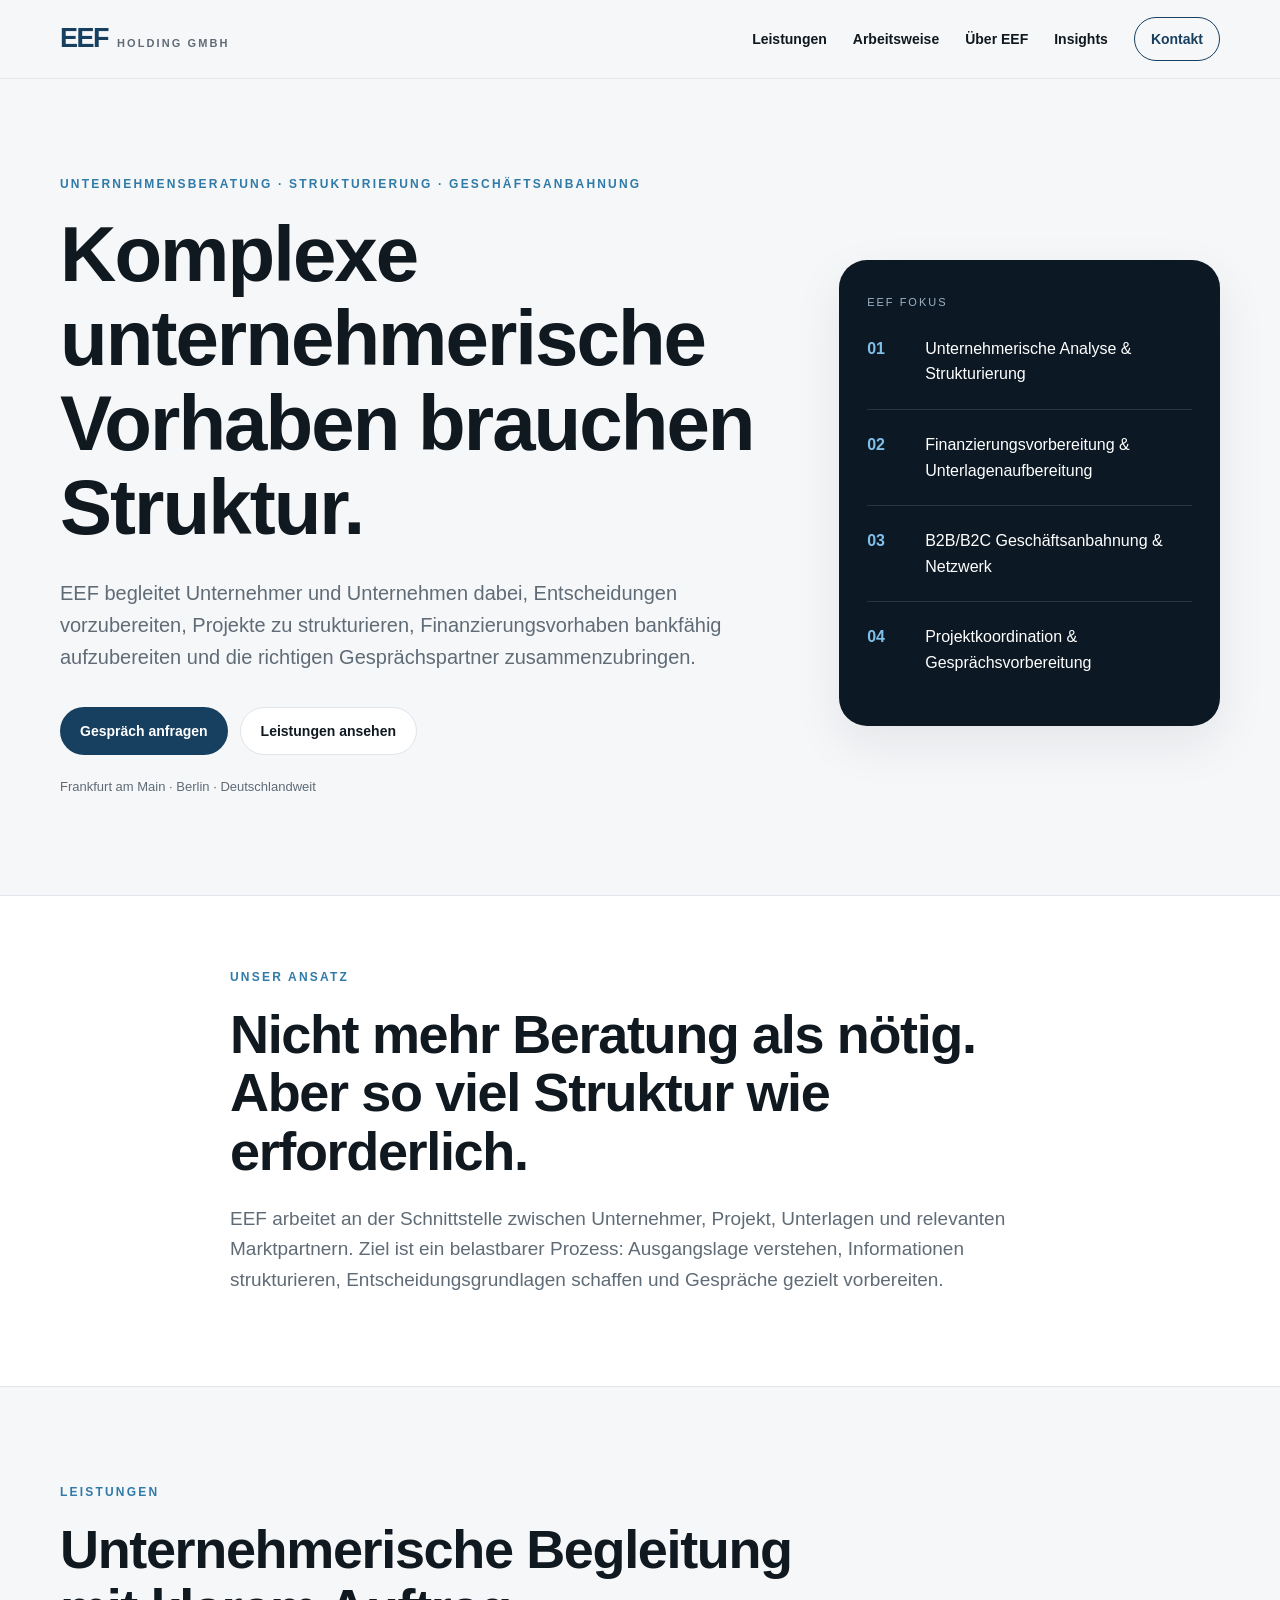
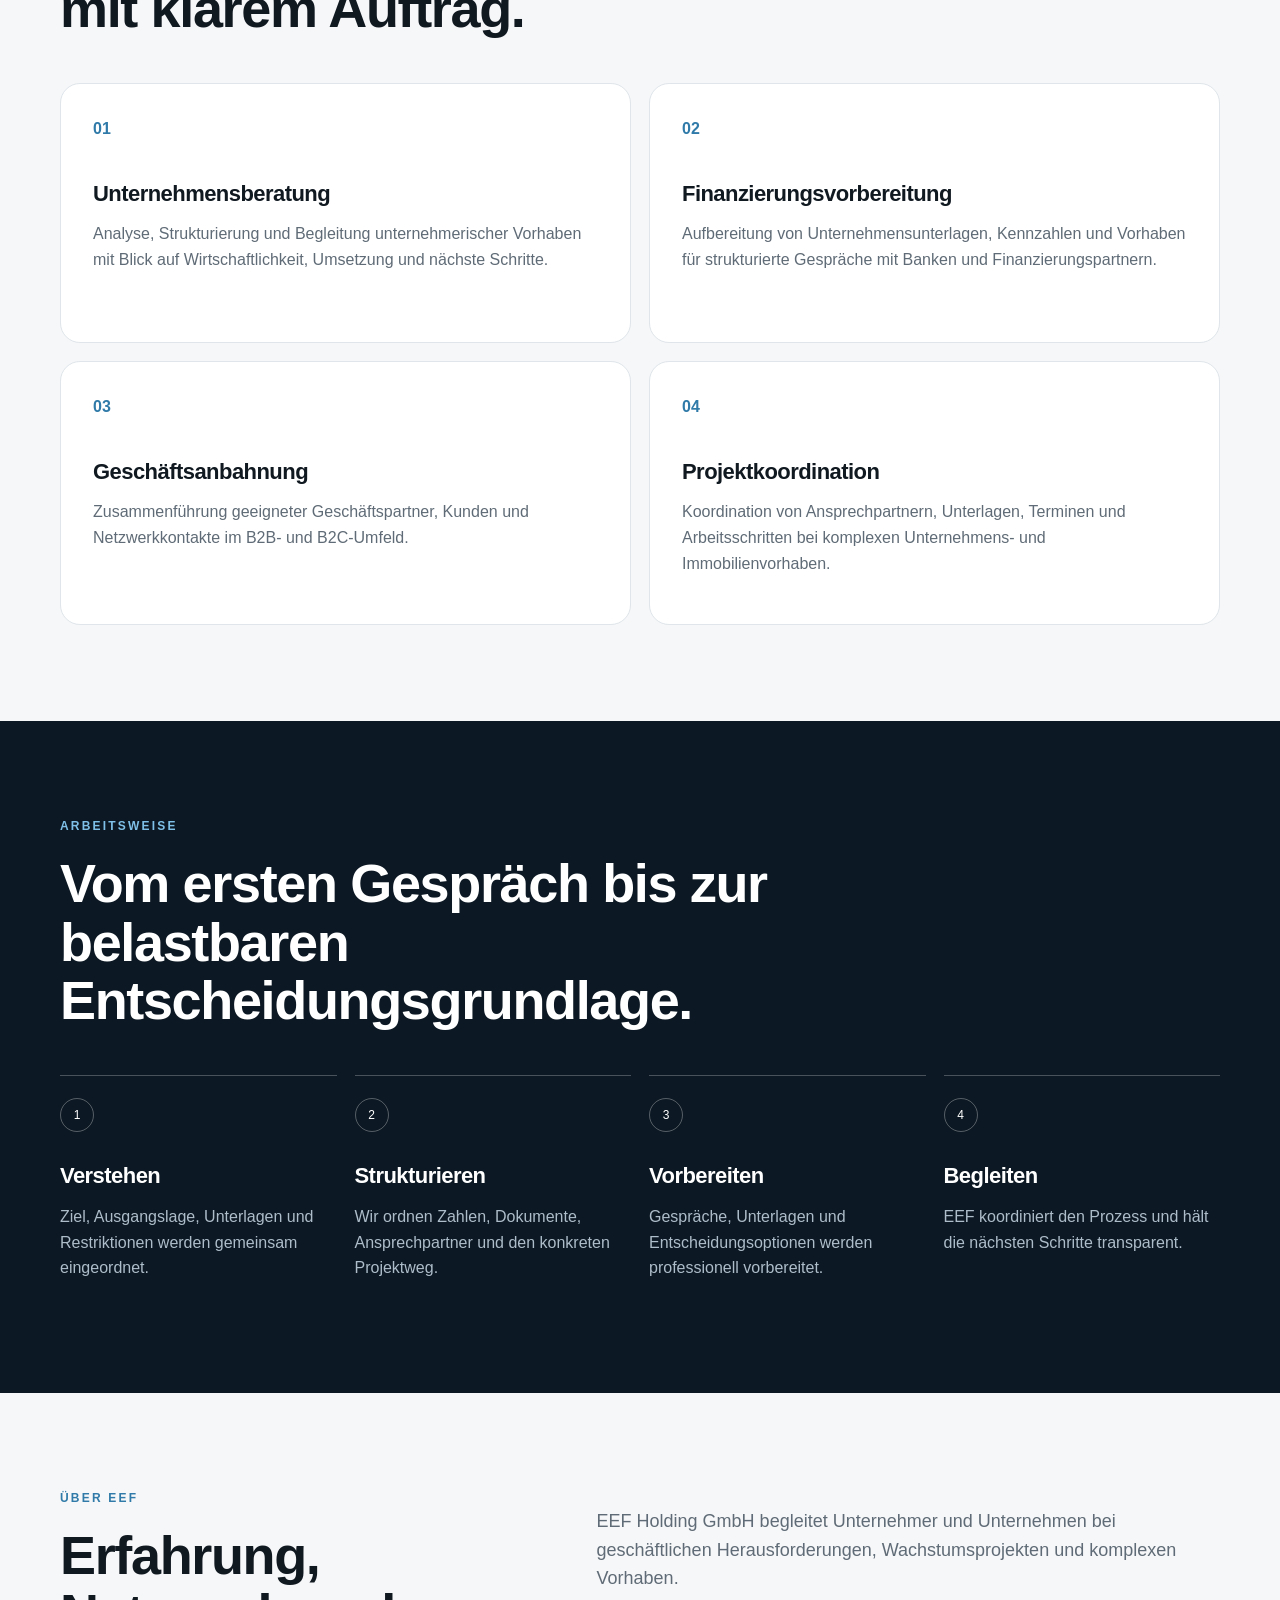
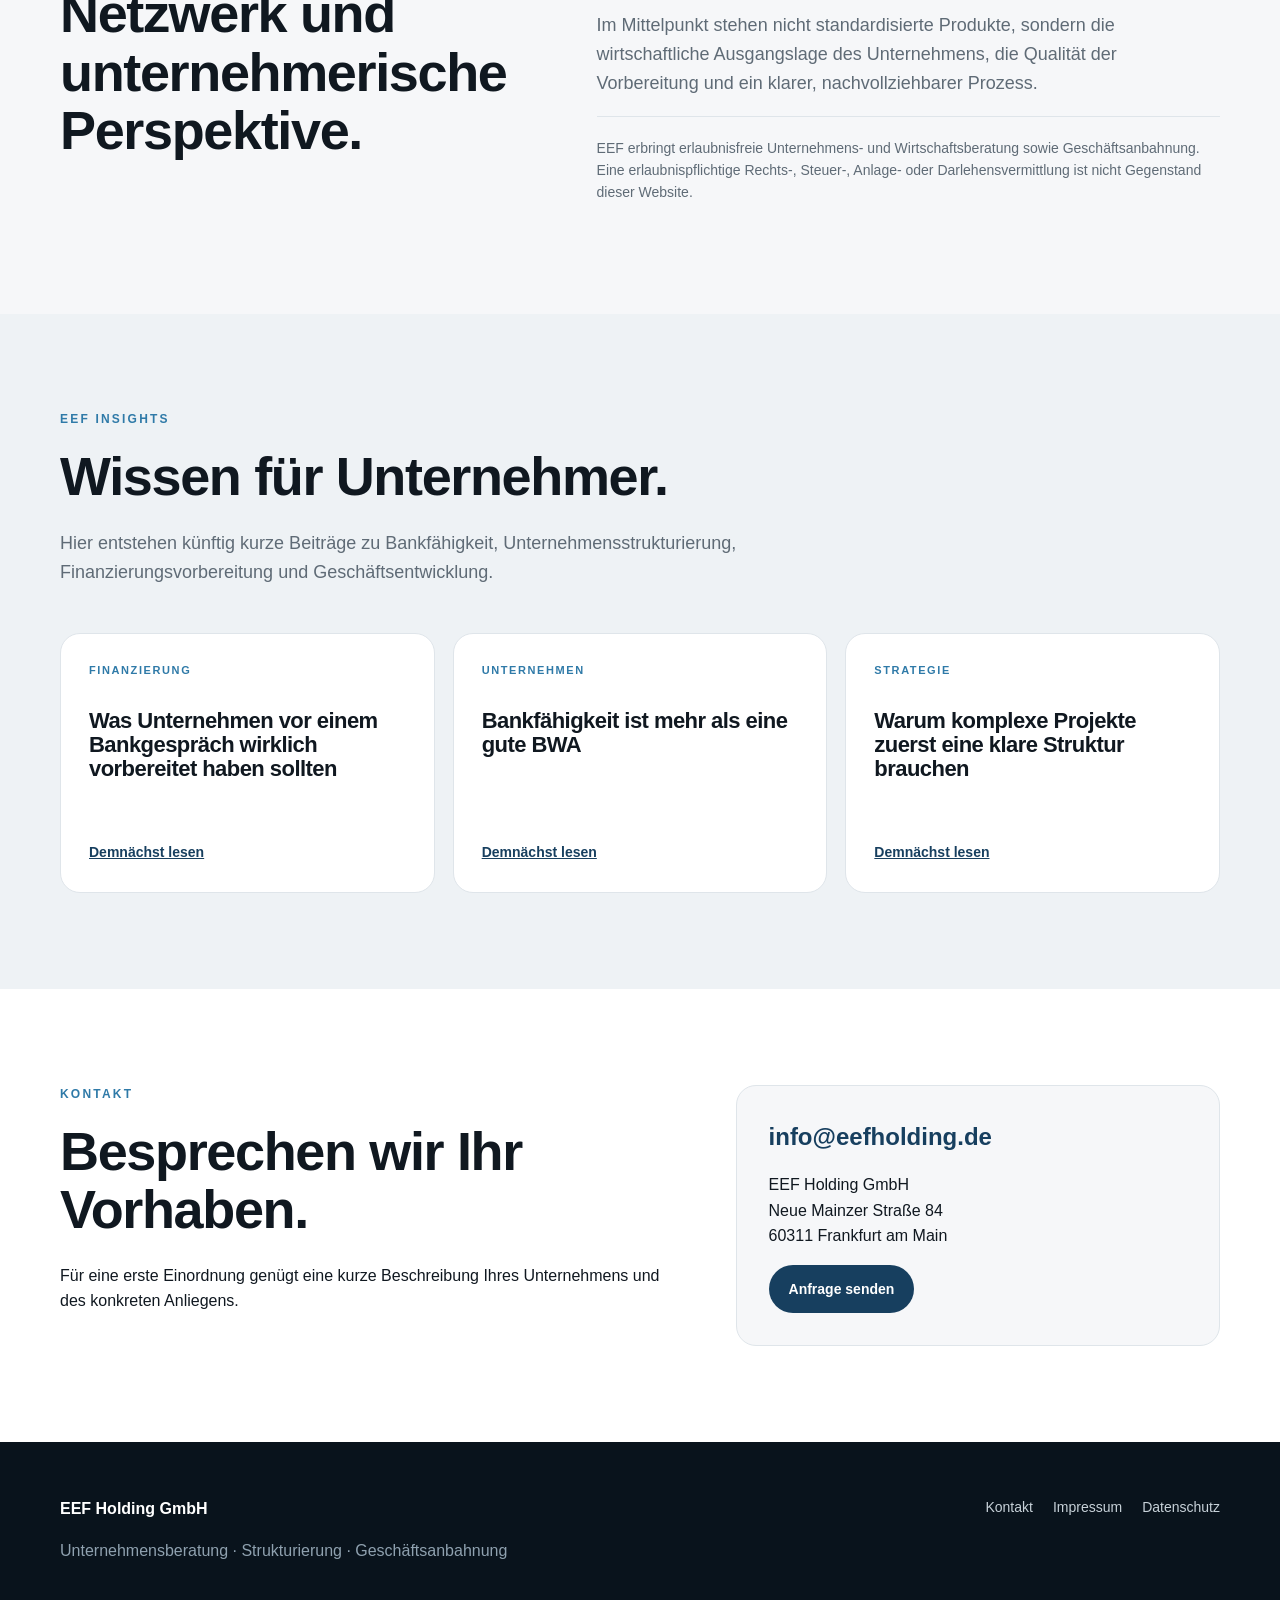
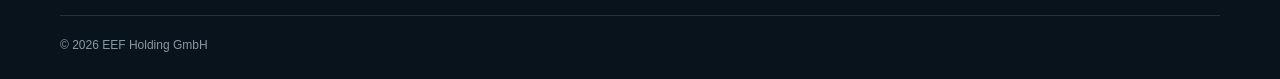
<file: website/prototype/index.html>
<!doctype html>
<html lang="de">
<head>
  <meta charset="utf-8">
  <meta name="viewport" content="width=device-width, initial-scale=1">
  <title>EEF Holding GmbH | Unternehmensberatung & Geschäftsanbahnung</title>
  <meta name="description" content="EEF Holding GmbH begleitet Unternehmer und Unternehmen bei Strukturierung, Finanzierungsvorbereitung, Geschäftsanbahnung und komplexen Vorhaben.">
  <link rel="stylesheet" href="./styles.css">
</head>
<body>
  <a class="skip-link" href="#main">Zum Inhalt</a>

  <header class="site-header">
    <div class="container nav-wrap">
      <a class="brand" href="#top" aria-label="EEF Holding Startseite">
        <span class="brand-mark">EEF</span>
        <span class="brand-text">HOLDING GMBH</span>
      </a>
      <button class="menu-toggle" aria-expanded="false" aria-controls="site-nav">Menü</button>
      <nav id="site-nav" class="site-nav" aria-label="Hauptnavigation">
        <a href="#leistungen">Leistungen</a>
        <a href="#arbeitsweise">Arbeitsweise</a>
        <a href="#unternehmen">Über EEF</a>
        <a href="#insights">Insights</a>
        <a class="nav-cta" href="#kontakt">Kontakt</a>
      </nav>
    </div>
  </header>

  <main id="main">
    <section id="top" class="hero">
      <div class="container hero-grid">
        <div class="hero-copy">
          <p class="eyebrow">Unternehmensberatung · Strukturierung · Geschäftsanbahnung</p>
          <h1>Komplexe unternehmerische Vorhaben brauchen Struktur.</h1>
          <p class="hero-lead">
            EEF begleitet Unternehmer und Unternehmen dabei, Entscheidungen vorzubereiten,
            Projekte zu strukturieren, Finanzierungsvorhaben bankfähig aufzubereiten und
            die richtigen Gesprächspartner zusammenzubringen.
          </p>
          <div class="hero-actions">
            <a class="button primary" href="#kontakt">Gespräch anfragen</a>
            <a class="button secondary" href="#leistungen">Leistungen ansehen</a>
          </div>
          <p class="hero-note">Frankfurt am Main · Berlin · Deutschlandweit</p>
        </div>

        <aside class="hero-panel" aria-label="EEF Leistungsfokus">
          <span class="panel-label">EEF Fokus</span>
          <div class="panel-item"><strong>01</strong><span>Unternehmerische Analyse & Strukturierung</span></div>
          <div class="panel-item"><strong>02</strong><span>Finanzierungsvorbereitung & Unterlagenaufbereitung</span></div>
          <div class="panel-item"><strong>03</strong><span>B2B/B2C Geschäftsanbahnung & Netzwerk</span></div>
          <div class="panel-item"><strong>04</strong><span>Projektkoordination & Gesprächsvorbereitung</span></div>
        </aside>
      </div>
    </section>

    <section class="statement">
      <div class="container narrow">
        <p class="eyebrow">Unser Ansatz</p>
        <h2>Nicht mehr Beratung als nötig. Aber so viel Struktur wie erforderlich.</h2>
        <p>
          EEF arbeitet an der Schnittstelle zwischen Unternehmer, Projekt, Unterlagen und
          relevanten Marktpartnern. Ziel ist ein belastbarer Prozess: Ausgangslage verstehen,
          Informationen strukturieren, Entscheidungsgrundlagen schaffen und Gespräche gezielt vorbereiten.
        </p>
      </div>
    </section>

    <section id="leistungen" class="section">
      <div class="container">
        <div class="section-head">
          <p class="eyebrow">Leistungen</p>
          <h2>Unternehmerische Begleitung mit klarem Auftrag.</h2>
        </div>

        <div class="cards">
          <article class="card">
            <span class="card-number">01</span>
            <h3>Unternehmensberatung</h3>
            <p>Analyse, Strukturierung und Begleitung unternehmerischer Vorhaben mit Blick auf Wirtschaftlichkeit, Umsetzung und nächste Schritte.</p>
          </article>
          <article class="card">
            <span class="card-number">02</span>
            <h3>Finanzierungsvorbereitung</h3>
            <p>Aufbereitung von Unternehmensunterlagen, Kennzahlen und Vorhaben für strukturierte Gespräche mit Banken und Finanzierungspartnern.</p>
          </article>
          <article class="card">
            <span class="card-number">03</span>
            <h3>Geschäftsanbahnung</h3>
            <p>Zusammenführung geeigneter Geschäftspartner, Kunden und Netzwerkkontakte im B2B- und B2C-Umfeld.</p>
          </article>
          <article class="card">
            <span class="card-number">04</span>
            <h3>Projektkoordination</h3>
            <p>Koordination von Ansprechpartnern, Unterlagen, Terminen und Arbeitsschritten bei komplexen Unternehmens- und Immobilienvorhaben.</p>
          </article>
        </div>
      </div>
    </section>

    <section id="arbeitsweise" class="section section-dark">
      <div class="container">
        <div class="section-head light">
          <p class="eyebrow">Arbeitsweise</p>
          <h2>Vom ersten Gespräch bis zur belastbaren Entscheidungsgrundlage.</h2>
        </div>
        <div class="process">
          <div class="process-step"><span>1</span><div><h3>Verstehen</h3><p>Ziel, Ausgangslage, Unterlagen und Restriktionen werden gemeinsam eingeordnet.</p></div></div>
          <div class="process-step"><span>2</span><div><h3>Strukturieren</h3><p>Wir ordnen Zahlen, Dokumente, Ansprechpartner und den konkreten Projektweg.</p></div></div>
          <div class="process-step"><span>3</span><div><h3>Vorbereiten</h3><p>Gespräche, Unterlagen und Entscheidungsoptionen werden professionell vorbereitet.</p></div></div>
          <div class="process-step"><span>4</span><div><h3>Begleiten</h3><p>EEF koordiniert den Prozess und hält die nächsten Schritte transparent.</p></div></div>
        </div>
      </div>
    </section>

    <section id="unternehmen" class="section">
      <div class="container split">
        <div>
          <p class="eyebrow">Über EEF</p>
          <h2>Erfahrung, Netzwerk und unternehmerische Perspektive.</h2>
        </div>
        <div class="prose">
          <p>
            EEF Holding GmbH begleitet Unternehmer und Unternehmen bei geschäftlichen
            Herausforderungen, Wachstumsprojekten und komplexen Vorhaben.
          </p>
          <p>
            Im Mittelpunkt stehen nicht standardisierte Produkte, sondern die wirtschaftliche
            Ausgangslage des Unternehmens, die Qualität der Vorbereitung und ein klarer,
            nachvollziehbarer Prozess.
          </p>
          <p class="legal-note">
            EEF erbringt erlaubnisfreie Unternehmens- und Wirtschaftsberatung sowie
            Geschäftsanbahnung. Eine erlaubnispflichtige Rechts-, Steuer-, Anlage- oder
            Darlehensvermittlung ist nicht Gegenstand dieser Website.
          </p>
        </div>
      </div>
    </section>

    <section id="insights" class="section section-soft">
      <div class="container">
        <div class="section-head">
          <p class="eyebrow">EEF Insights</p>
          <h2>Wissen für Unternehmer.</h2>
          <p class="section-intro">Hier entstehen künftig kurze Beiträge zu Bankfähigkeit, Unternehmensstrukturierung, Finanzierungsvorbereitung und Geschäftsentwicklung.</p>
        </div>
        <div class="insight-grid">
          <article class="insight"><span>Finanzierung</span><h3>Was Unternehmen vor einem Bankgespräch wirklich vorbereitet haben sollten</h3><a href="#kontakt">Demnächst lesen</a></article>
          <article class="insight"><span>Unternehmen</span><h3>Bankfähigkeit ist mehr als eine gute BWA</h3><a href="#kontakt">Demnächst lesen</a></article>
          <article class="insight"><span>Strategie</span><h3>Warum komplexe Projekte zuerst eine klare Struktur brauchen</h3><a href="#kontakt">Demnächst lesen</a></article>
        </div>
      </div>
    </section>

    <section id="kontakt" class="contact">
      <div class="container contact-grid">
        <div>
          <p class="eyebrow">Kontakt</p>
          <h2>Besprechen wir Ihr Vorhaben.</h2>
          <p>Für eine erste Einordnung genügt eine kurze Beschreibung Ihres Unternehmens und des konkreten Anliegens.</p>
        </div>
        <div class="contact-card">
          <a class="contact-mail" href="mailto:info@eefholding.de">info@eefholding.de</a>
          <p>EEF Holding GmbH<br>Neue Mainzer Straße 84<br>60311 Frankfurt am Main</p>
          <a class="button primary" href="mailto:info@eefholding.de?subject=Anfrage%20über%20eefholding.de">Anfrage senden</a>
        </div>
      </div>
    </section>
  </main>

  <footer class="site-footer">
    <div class="container footer-grid">
      <div><strong>EEF Holding GmbH</strong><p>Unternehmensberatung · Strukturierung · Geschäftsanbahnung</p></div>
      <div class="footer-links"><a href="#kontakt">Kontakt</a><a href="./impressum.html">Impressum</a><a href="./datenschutz.html">Datenschutz</a></div>
    </div>
    <div class="container footer-bottom">© <span id="year"></span> EEF Holding GmbH</div>
  </footer>

  <script src="./script.js"></script>
</body>
</html>
</file>
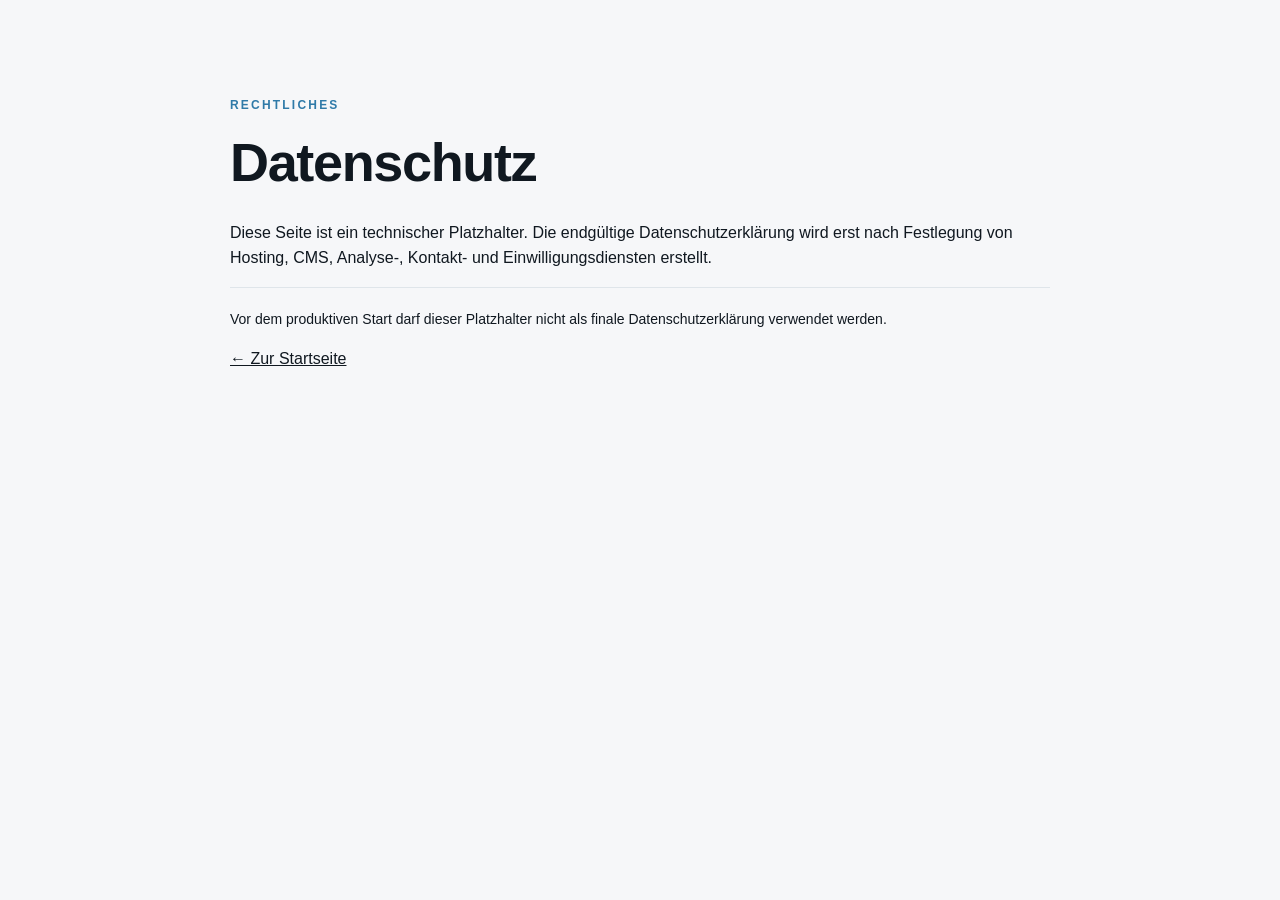
<file: website/prototype/datenschutz.html>
<!doctype html>
<html lang="de">
<head>
  <meta charset="utf-8">
  <meta name="viewport" content="width=device-width, initial-scale=1">
  <title>Datenschutz | EEF Holding GmbH</title>
  <link rel="stylesheet" href="./styles.css">
</head>
<body>
  <main class="section">
    <div class="container narrow">
      <p class="eyebrow">Rechtliches</p>
      <h1 style="font-size:54px">Datenschutz</h1>
      <p>Diese Seite ist ein technischer Platzhalter. Die endgültige Datenschutzerklärung wird erst nach Festlegung von Hosting, CMS, Analyse-, Kontakt- und Einwilligungsdiensten erstellt.</p>
      <p class="legal-note">Vor dem produktiven Start darf dieser Platzhalter nicht als finale Datenschutzerklärung verwendet werden.</p>
      <p><a href="./index.html">← Zur Startseite</a></p>
    </div>
  </main>
</body>
</html>
</file>
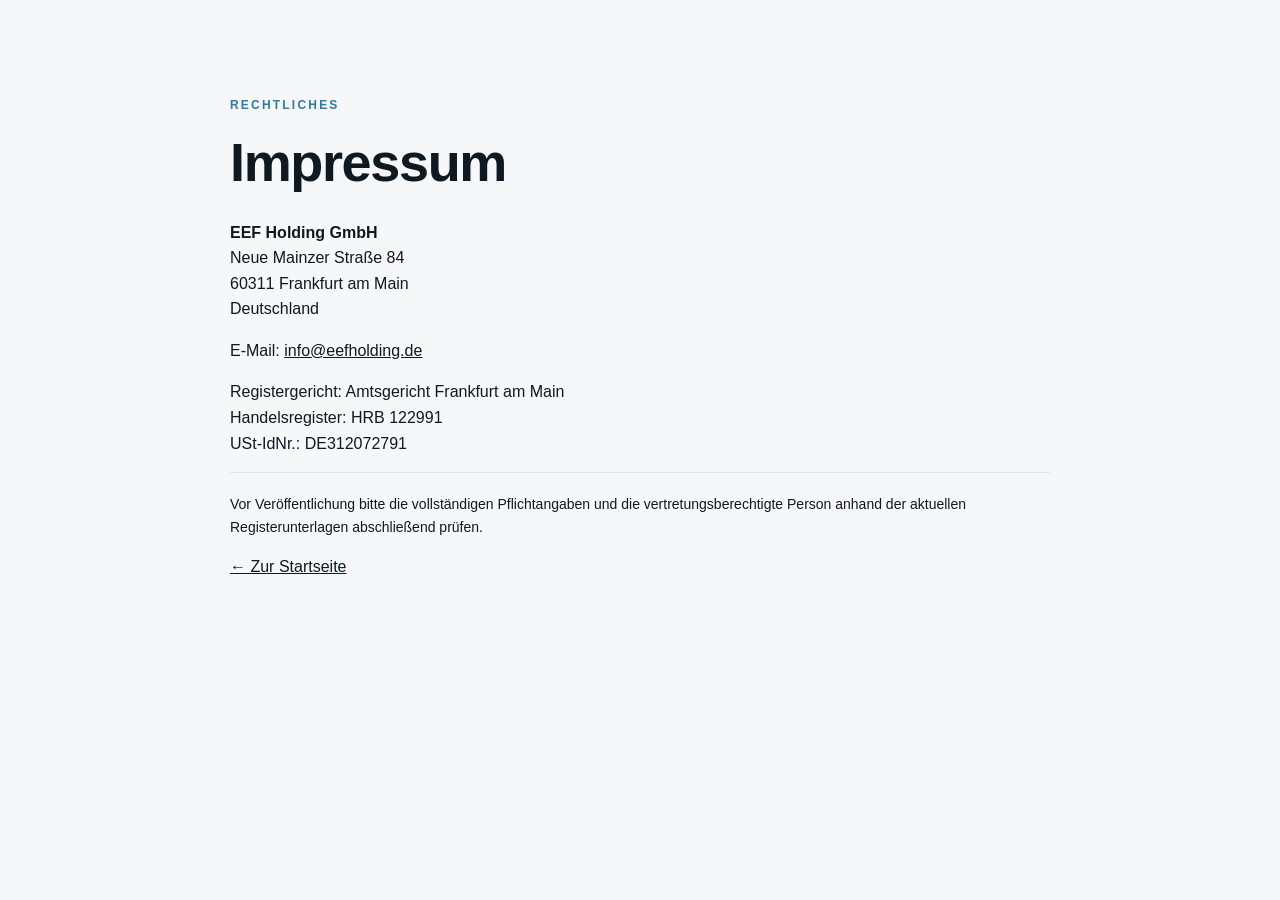
<file: website/prototype/impressum.html>
<!doctype html>
<html lang="de">
<head>
  <meta charset="utf-8">
  <meta name="viewport" content="width=device-width, initial-scale=1">
  <title>Impressum | EEF Holding GmbH</title>
  <link rel="stylesheet" href="./styles.css">
</head>
<body>
  <main class="section">
    <div class="container narrow">
      <p class="eyebrow">Rechtliches</p>
      <h1 style="font-size:54px">Impressum</h1>
      <p><strong>EEF Holding GmbH</strong><br>Neue Mainzer Straße 84<br>60311 Frankfurt am Main<br>Deutschland</p>
      <p>E-Mail: <a href="mailto:info@eefholding.de">info@eefholding.de</a></p>
      <p>Registergericht: Amtsgericht Frankfurt am Main<br>Handelsregister: HRB 122991<br>USt-IdNr.: DE312072791</p>
      <p class="legal-note">Vor Veröffentlichung bitte die vollständigen Pflichtangaben und die vertretungsberechtigte Person anhand der aktuellen Registerunterlagen abschließend prüfen.</p>
      <p><a href="./index.html">← Zur Startseite</a></p>
    </div>
  </main>
</body>
</html>
</file>
<file: website/prototype/styles.css>
:root{
  --bg:#f6f7f9;
  --surface:#ffffff;
  --ink:#101820;
  --muted:#5f6b76;
  --brand:#173f5f;
  --accent:#2f7aa8;
  --line:#dfe5ea;
  --dark:#0c1823;
  --radius:20px;
  --shadow:0 18px 50px rgba(12,24,35,.08);
}
*{box-sizing:border-box}
html{scroll-behavior:smooth}
body{margin:0;font-family:Inter,Arial,Helvetica,sans-serif;color:var(--ink);background:var(--bg);line-height:1.6}
a{color:inherit}
.container{width:min(1160px,calc(100% - 40px));margin:0 auto}
.narrow{width:min(820px,100%)}
.skip-link{position:absolute;left:-9999px;top:0}
.skip-link:focus{left:20px;top:20px;background:#fff;padding:10px 14px;z-index:999}
.site-header{position:sticky;top:0;z-index:20;background:rgba(246,247,249,.94);backdrop-filter:blur(16px);border-bottom:1px solid rgba(223,229,234,.75)}
.nav-wrap{height:78px;display:flex;align-items:center;justify-content:space-between;gap:28px}
.brand{display:flex;align-items:baseline;gap:9px;text-decoration:none}
.brand-mark{font-size:27px;font-weight:800;letter-spacing:-1.5px;color:var(--brand)}
.brand-text{font-size:11px;letter-spacing:2.1px;font-weight:700;color:var(--muted)}
.site-nav{display:flex;align-items:center;gap:26px;font-size:14px;font-weight:600}
.site-nav a{text-decoration:none}
.nav-cta{padding:10px 16px;border:1px solid var(--brand);border-radius:999px;color:var(--brand)}
.menu-toggle{display:none;background:none;border:1px solid var(--line);padding:8px 12px;border-radius:10px}
.hero{padding:96px 0 84px}
.hero-grid{display:grid;grid-template-columns:1.3fr .7fr;gap:72px;align-items:center}
.eyebrow{text-transform:uppercase;letter-spacing:2.2px;font-size:12px;font-weight:800;color:var(--accent);margin:0 0 18px}
h1,h2,h3{margin-top:0;line-height:1.08;letter-spacing:-.025em}
h1{font-size:clamp(46px,7vw,78px);max-width:850px;margin-bottom:28px}
h2{font-size:clamp(34px,4.8vw,54px);margin-bottom:24px}
h3{font-size:22px;margin-bottom:12px}
.hero-lead{font-size:20px;max-width:760px;color:var(--muted);margin-bottom:34px}
.hero-actions{display:flex;gap:12px;flex-wrap:wrap}
.button{display:inline-flex;align-items:center;justify-content:center;min-height:48px;padding:0 20px;border-radius:999px;text-decoration:none;font-weight:700;font-size:14px}
.button.primary{background:var(--brand);color:#fff}
.button.secondary{border:1px solid var(--line);background:#fff}
.hero-note{margin-top:22px;color:var(--muted);font-size:13px}
.hero-panel{background:var(--dark);color:#fff;border-radius:28px;padding:28px;box-shadow:var(--shadow)}
.panel-label{font-size:11px;text-transform:uppercase;letter-spacing:2px;color:#9db5c8}
.panel-item{display:grid;grid-template-columns:44px 1fr;gap:14px;padding:22px 0;border-bottom:1px solid rgba(255,255,255,.12)}
.panel-item:last-child{border-bottom:0}
.panel-item strong{color:#7fc0e8}
.statement{padding:72px 0;background:#fff;border-top:1px solid var(--line);border-bottom:1px solid var(--line)}
.statement p:last-child{font-size:19px;color:var(--muted)}
.section{padding:96px 0}
.section-head{max-width:800px;margin-bottom:46px}
.section-intro{font-size:18px;color:var(--muted)}
.cards{display:grid;grid-template-columns:repeat(2,1fr);gap:18px}
.card{background:var(--surface);border:1px solid var(--line);border-radius:var(--radius);padding:32px;min-height:260px;transition:.2s ease}
.card:hover{transform:translateY(-3px);box-shadow:var(--shadow)}
.card-number{display:block;color:var(--accent);font-weight:800;margin-bottom:40px}
.card p{color:var(--muted)}
.section-dark{background:var(--dark);color:#fff}
.section-head.light .eyebrow{color:#7fc0e8}
.process{display:grid;grid-template-columns:repeat(4,1fr);gap:18px}
.process-step{border-top:1px solid rgba(255,255,255,.25);padding-top:22px}
.process-step>span{display:inline-grid;place-items:center;width:34px;height:34px;border:1px solid rgba(255,255,255,.3);border-radius:50%;font-size:12px;margin-bottom:32px}
.process-step p{color:#aebdca}
.split{display:grid;grid-template-columns:.8fr 1.2fr;gap:90px}
.prose{font-size:18px;color:var(--muted)}
.legal-note{font-size:14px;padding-top:20px;border-top:1px solid var(--line)}
.section-soft{background:#eef2f5}
.insight-grid{display:grid;grid-template-columns:repeat(3,1fr);gap:18px}
.insight{background:#fff;border-radius:var(--radius);padding:28px;border:1px solid var(--line);min-height:260px;display:flex;flex-direction:column}
.insight span{font-size:11px;text-transform:uppercase;letter-spacing:1.6px;color:var(--accent);font-weight:800}
.insight h3{margin-top:30px}
.insight a{margin-top:auto;font-size:14px;font-weight:700;color:var(--brand)}
.contact{padding:96px 0;background:#fff}
.contact-grid{display:grid;grid-template-columns:1fr .8fr;gap:70px;align-items:start}
.contact-card{background:var(--bg);border:1px solid var(--line);border-radius:var(--radius);padding:32px}
.contact-mail{font-size:24px;font-weight:800;color:var(--brand);text-decoration:none}
.site-footer{background:#09131c;color:#fff;padding:54px 0 24px}
.footer-grid{display:flex;justify-content:space-between;gap:40px}
.footer-grid p{color:#8fa1af}
.footer-links{display:flex;gap:20px;align-items:flex-start}
.footer-links a{text-decoration:none;color:#c7d1d8;font-size:14px}
.footer-bottom{margin-top:36px;padding-top:20px;border-top:1px solid rgba(255,255,255,.12);font-size:12px;color:#8797a4}
@media (max-width:900px){
  .hero-grid,.split,.contact-grid{grid-template-columns:1fr}
  .hero{padding-top:60px}
  .process{grid-template-columns:repeat(2,1fr)}
  .insight-grid{grid-template-columns:1fr}
  .site-nav{display:none;position:absolute;top:78px;left:20px;right:20px;background:#fff;border:1px solid var(--line);border-radius:18px;padding:20px;flex-direction:column;align-items:stretch;box-shadow:var(--shadow)}
  .site-nav.open{display:flex}
  .menu-toggle{display:block}
}
@media (max-width:640px){
  .container{width:min(100% - 28px,1160px)}
  h1{font-size:44px}
  .cards,.process{grid-template-columns:1fr}
  .section,.contact{padding:70px 0}
  .footer-grid{flex-direction:column}
  .footer-links{flex-direction:column}
}
</file>
